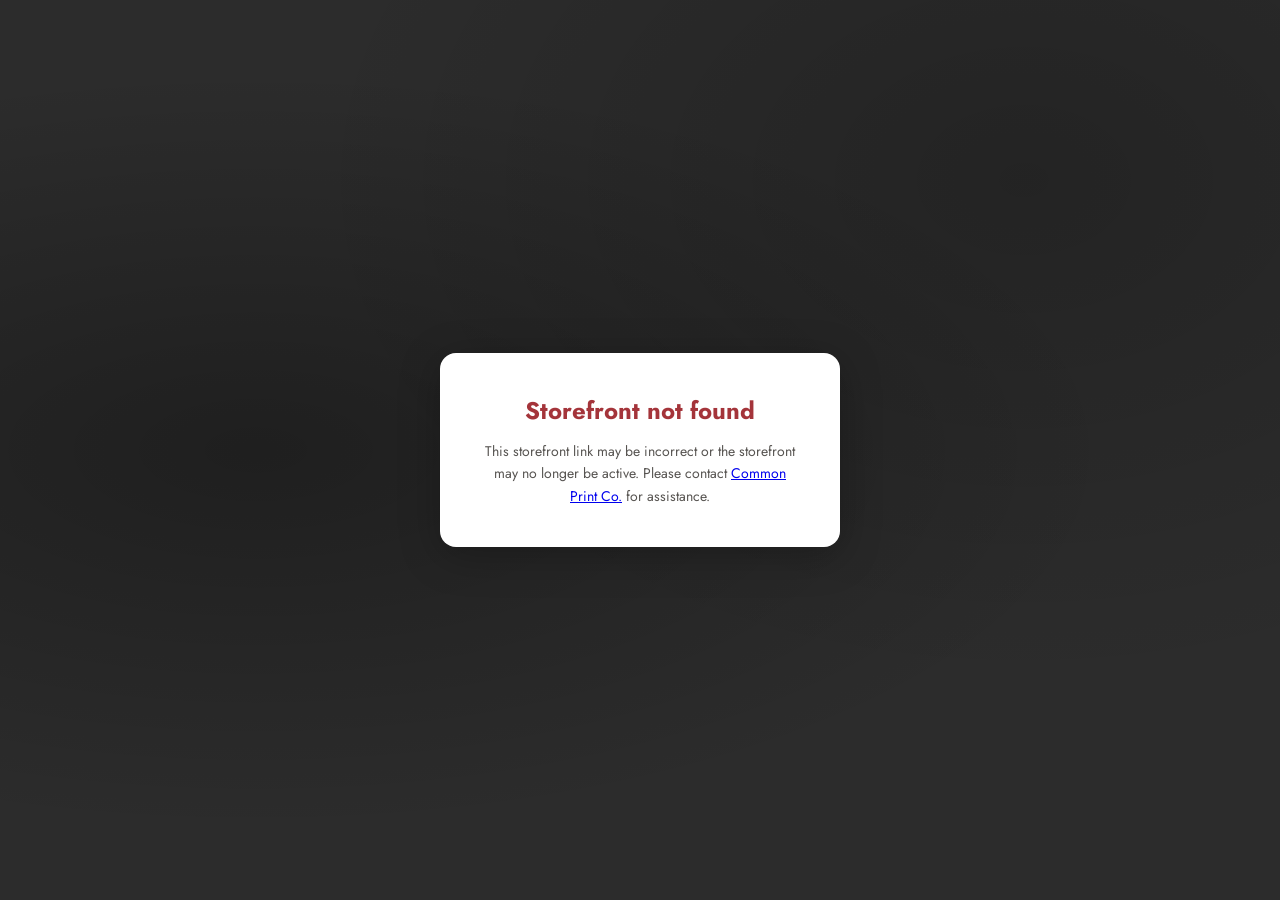
<file: store/index.html>
<!DOCTYPE html>
<html lang="en">
<head>
  <meta charset="UTF-8">
  <meta name="viewport" content="width=device-width, initial-scale=1.0">
  <title>Branded Merchandise Store</title>
  <link rel="preconnect" href="https://fonts.googleapis.com">
  <link href="https://fonts.googleapis.com/css2?family=Jost:ital,wght@0,300;0,400;0,500;0,600;0,700;1,300&display=swap" rel="stylesheet">
  <style>
    /* ── NEUTRAL DEFAULTS — overridden by storefront brand colors ── */
    :root {
      --primary:      #3a3a3a;
      --primary-dark: #1a1a1a;
      --page-bg:      #2c2c2c;
      --accent:       #888888;
      --font:         'Jost', Georgia, serif;
      --radius:       10px;
      --shadow:       0 8px 40px rgba(0,0,0,0.25);
      --ink:          #2D2926;
      --gray:         #575451;
      --mid-gray:     #888780;
      --border:       #E8DEC8;
      --card:         #FFFFFF;
      --pale:         #F8F8F8;
      --red:          #A4343A;
    }

    *, *::before, *::after { box-sizing:border-box; margin:0; padding:0; }

    body {
      font-family: var(--font);
      min-height: 100vh;
      display: flex;
      align-items: center;
      justify-content: center;
      padding: 24px 16px;
      background-color: var(--page-bg);
      background-image:
        radial-gradient(ellipse at 20% 50%, rgba(0,0,0,0.3) 0%, transparent 60%),
        radial-gradient(ellipse at 80% 20%, rgba(0,0,0,0.2) 0%, transparent 50%);
      transition: background-color .3s;
    }

    /* ── LOADING ── */
    #loading-screen {
      display:flex; flex-direction:column;
      align-items:center; gap:16px;
      color:rgba(255,255,255,0.7); font-size:14px;
    }
    .spinner {
      width:36px; height:36px;
      border:3px solid rgba(255,255,255,0.2);
      border-top-color:rgba(255,255,255,0.8);
      border-radius:50%;
      animation:spin .7s linear infinite;
    }
    @keyframes spin { to { transform:rotate(360deg); } }

    /* ── ERROR ── */
    #error-screen {
      display:none; background:var(--card);
      border-radius:16px; padding:40px;
      max-width:400px; text-align:center;
      box-shadow:var(--shadow);
    }
    #error-screen h2 { color:var(--red); margin-bottom:12px; font-family:var(--font); }
    #error-screen p  { color:var(--gray); font-size:14px; line-height:1.6; }

    /* ── MAIN CARD ── */
    #main-card { display:none; width:100%; max-width:420px; }
    .card { background:var(--card); border-radius:16px; box-shadow:var(--shadow); }

    /* ── HEADER ── */
    .card-header {
      background:var(--primary);
      padding:28px 32px 24px;
      text-align:center; position:relative;
    }
    .card-header::after {
      content:''; position:absolute;
      bottom:-1px; left:0; right:0; height:2px;
      background:linear-gradient(90deg,transparent,var(--accent),transparent);
    }
    .logo-wrap {
      width:90px; height:90px; margin:0 auto 14px;
      background:#fff; border-radius:50%;
      display:flex; align-items:center; justify-content:center;
      border:3px solid rgba(255,255,255,0.3);
      box-shadow:0 2px 16px rgba(0,0,0,0.3);
      overflow:hidden; padding:6px;
    }
    .logo-wrap img { width:100%; height:100%; object-fit:contain; }
    .logo-placeholder { font-size:40px; }
    .header-label {
      font-size:10px; font-weight:600;
      letter-spacing:.12em; text-transform:uppercase;
      color:rgba(255,255,255,0.55); margin-bottom:4px;
    }
    .header-title { font-size:17px; font-weight:600; color:#fff; line-height:1.3; }
    .header-sub   { font-size:12px; color:rgba(255,255,255,0.5); margin-top:4px; font-style:italic; }

    /* ── BODY ── */
    .card-body { padding:28px 32px 32px; }

    /* ── TABS ── */
    .tabs {
      display:flex; border:1px solid var(--border);
      border-radius:var(--radius); padding:3px; gap:3px;
      margin-bottom:24px; background:#f0ede8;
    }
    .tab-btn {
      flex:1; padding:8px; border:none;
      background:transparent; border-radius:7px;
      font-family:var(--font); font-size:13px; font-weight:500;
      color:var(--mid-gray); cursor:pointer; transition:all .18s;
    }
    .tab-btn.active {
      background:var(--primary); color:#fff;
      box-shadow:0 1px 4px rgba(0,0,0,0.2);
    }

    /* ── FIELDS ── */
    .field { margin-bottom:14px; }
    .field label {
      display:block; font-size:12px; font-weight:600;
      color:var(--gray); margin-bottom:5px; letter-spacing:.02em;
    }
    .field input {
      width:100%; padding:11px 14px;
      border:1.5px solid var(--border); border-radius:var(--radius);
      font-family:var(--font); font-size:14px; color:var(--ink);
      background:#fff; outline:none; transition:border-color .15s;
    }
    .field input:focus { border-color:var(--primary); background:#fff; }

    /* ── BUTTONS ── */
    .btn {
      width:100%; padding:13px; border:none; border-radius:var(--radius);
      font-family:var(--font); font-size:15px; font-weight:600;
      cursor:pointer; transition:all .18s;
    }
    .btn-primary { background:var(--primary); color:#fff; }
    .btn-primary:hover { background:var(--primary-dark); }
    .btn-primary:disabled { opacity:.6; cursor:not-allowed; }
    .btn-ghost {
      background:#f5f2ee; color:var(--gray);
      border:1.5px solid var(--border); padding:11px; font-size:14px;
    }
    .btn-ghost:hover { background:#eee; color:var(--ink); }

    /* ── ERRORS ── */
    .err {
      font-size:13px; color:var(--red);
      background:#FDF0F0; border:1px solid #F5C6C6;
      border-radius:var(--radius); padding:10px 13px;
      margin-bottom:12px; display:none; line-height:1.5;
    }
    .err.show { display:block; }

    /* ── STEP DOTS ── */
    .step-dots { display:flex; justify-content:center; gap:7px; margin-bottom:20px; }
    .dot { width:7px; height:7px; border-radius:50%; background:var(--border); transition:all .2s; }
    .dot.active { background:var(--primary); transform:scale(1.2); }
    .dot.done   { background:var(--accent); }

    /* ── STEPS ── */
    .step { display:none; }
    .step.active { display:block; }
    .step-hint { font-size:13px; color:var(--mid-gray); text-align:center; margin-bottom:18px; line-height:1.6; }

    /* ── LOCATION DROPDOWN ── */
    .loc-wrap { position:relative; }
    .loc-dropdown {
      position:absolute; top:calc(100% + 4px); left:0; right:0;
      background:#fff; border:1.5px solid var(--primary);
      border-radius:var(--radius);
      box-shadow:0 8px 24px rgba(0,0,0,0.12);
      max-height:210px; overflow-y:auto; z-index:999; display:none;
    }
    .loc-dropdown.open { display:block; }
    .loc-opt {
      padding:11px 14px; font-size:13px; color:var(--ink);
      cursor:pointer; border-bottom:1px solid var(--border);
      transition:background .1s; line-height:1.4;
    }
    .loc-opt:last-child { border-bottom:none; }
    .loc-opt:hover { background:#f5f5f5; color:var(--primary); font-weight:500; }

    /* ── STEP NAV ── */
    .step-nav { display:flex; gap:10px; margin-top:6px; }
    .step-nav .btn { flex:1; }
    .step-nav .btn-ghost { flex:0 0 90px; }

    /* ── POWERED BY ── */
    .powered { text-align:center; margin-top:18px; font-size:11px; color:rgba(255,255,255,0.3); }
    .powered a { color:rgba(255,255,255,0.45); text-decoration:none; }
    .powered a:hover { color:rgba(255,255,255,0.7); }

    @media (max-width:480px) {
      .card-body  { padding:22px 20px 28px; }
      .card-header{ padding:24px 20px 20px; }
    }
  </style>
</head>
<body>

  <div id="loading-screen">
    <div class="spinner"></div>
    <div>Loading…</div>
  </div>

  <div id="error-screen">
    <h2>Storefront not found</h2>
    <p>This storefront link may be incorrect or the storefront may no longer be active. Please contact <a href="mailto:hello@commonprintco.com">Common Print Co.</a> for assistance.</p>
  </div>

  <div id="main-card">
    <div class="card">
      <div class="card-header">
        <div class="logo-wrap" id="logo-wrap">
          <span class="logo-placeholder">🏪</span>
        </div>
        <div class="header-label">Branded Merchandise</div>
        <div class="header-title" id="header-title">Store</div>
        <div class="header-sub">Location Ordering Portal</div>
      </div>
      <div class="card-body">
        <div class="tabs">
          <button class="tab-btn active" id="tab-signin"   onclick="switchTab('signin')">Sign in</button>
          <button class="tab-btn"        id="tab-register" onclick="switchTab('register')">Register</button>
        </div>

        <!-- Sign In -->
        <div id="panel-signin">
          <div id="forgot-flow" style="display:none">
            <p style="font-size:14px;color:var(--gray);margin-bottom:14px;line-height:1.6">Enter your email address and we'll send you a link to reset your password.</p>
            <div class="field">
              <label>Email address</label>
              <input type="email" id="forgot-email" placeholder="you@example.com" autocomplete="email">
            </div>
            <div class="err" id="forgot-error"></div>
            <div id="forgot-success" style="display:none;font-size:13px;color:#194A4E;background:#DCE7E8;padding:10px 14px;border-radius:8px;margin-bottom:10px">
              Check your inbox — a reset link is on its way.
            </div>
            <button class="btn btn-primary" id="forgot-btn" onclick="doForgotPassword()">Send reset link</button>
            <button onclick="showForgot(false)" style="background:none;border:none;cursor:pointer;font-size:13px;color:var(--mid-gray);margin-top:10px;font-family:var(--font);display:block">← Back to sign in</button>
          </div>
          <div id="signin-flow">
            <div class="field">
              <label>Email address</label>
              <input type="email" id="si-email" placeholder="you@example.com" autocomplete="email">
            </div>
            <div class="field">
              <label>Password</label>
              <input type="password" id="si-password" placeholder="••••••••" autocomplete="current-password">
            </div>
            <div class="err" id="si-error"></div>
            <button class="btn btn-primary" id="si-btn" onclick="doSignIn()">Sign in</button>
            <button onclick="showForgot(true)" style="background:none;border:none;cursor:pointer;font-size:13px;color:var(--mid-gray);margin-top:12px;font-family:var(--font);display:block">Forgot your password?</button>
          </div>
        </div>

        <!-- Register -->
        <div id="panel-register" style="display:none">
          <div class="step-dots">
            <div class="dot active" id="dot-1"></div>
            <div class="dot"        id="dot-2"></div>
            <div class="dot"        id="dot-3"></div>
          </div>

          <div class="step active" id="step-1">
            <p class="step-hint">Enter the access code provided by your organization.</p>
            <div class="field">
              <label>Access code</label>
              <input type="text" id="reg-code" placeholder="Enter access code"
                style="text-transform:uppercase;letter-spacing:.12em;font-weight:600;font-size:15px;text-align:center"
                oninput="this.value=this.value.toUpperCase().replace(/\s/g,'')">
            </div>
            <div class="err" id="code-error"></div>
            <button class="btn btn-primary" id="code-btn" onclick="validateCode()">Continue →</button>
          </div>

          <div class="step" id="step-2">
            <p class="step-hint">Who are you and which location are you ordering for?</p>
            <div class="field">
              <label>Your name</label>
              <input type="text" id="reg-name" placeholder="First and last name" autocomplete="name">
            </div>
            <div class="field">
              <label>Your location</label>
              <div class="loc-wrap">
                <input type="text" id="reg-loc-input" placeholder="Type to search…"
                  oninput="filterLocs(this.value)" onfocus="openLocs()" autocomplete="off">
                <div class="loc-dropdown" id="loc-dropdown"></div>
              </div>
            </div>
            <div class="err" id="step2-error"></div>
            <div class="step-nav">
              <button class="btn btn-ghost" onclick="goStep(1)">← Back</button>
              <button class="btn btn-primary" onclick="validateStep2()">Continue →</button>
            </div>
          </div>

          <div class="step" id="step-3">
            <p class="step-hint">Create your login credentials.</p>
            <div class="field">
              <label>Email address</label>
              <input type="email" id="reg-email" placeholder="you@example.com" autocomplete="email">
            </div>
            <div class="field">
              <label>Password</label>
              <input type="password" id="reg-pw" placeholder="At least 8 characters" autocomplete="new-password">
            </div>
            <div class="field">
              <label>Confirm password</label>
              <input type="password" id="reg-confirm" placeholder="Re-enter password" autocomplete="new-password">
            </div>
            <div class="err" id="step3-error"></div>
            <div class="step-nav">
              <button class="btn btn-ghost" onclick="goStep(2)">← Back</button>
              <button class="btn btn-primary" id="reg-btn" onclick="doRegister()">Create account</button>
            </div>
          </div>
        </div>
      </div>
    </div>
    <div class="powered">Powered by <a href="https://commonprintco.com" target="_blank">Common Print Co.</a></div>
  </div>

<script type="module">
  import { VERSION } from '../shared/version.js';

  const WORKER_URL = 'https://storefront-api.matt-zmud.workers.dev';
  const FS_BASE    = 'https://firestore.googleapis.com/v1/projects/common-print-portal/databases/(default)/documents';

  let storefrontId  = null;
  let storefront    = null;
  let locations     = [];
  let currentStep   = 1;
  let validatedCode = null;
  let selectedLoc   = null;
  let auth          = null;

  // ── FF HELPER ─────────────────────────────────────────────────────────
  function ff(fields = {}) {
    return Object.fromEntries(Object.entries(fields).map(([k, v]) => {
      if (v.stringValue  !== undefined) return [k, v.stringValue];
      if (v.integerValue !== undefined) return [k, parseInt(v.integerValue)];
      if (v.doubleValue  !== undefined) return [k, v.doubleValue];
      if (v.booleanValue !== undefined) return [k, v.booleanValue];
      if (v.nullValue    !== undefined) return [k, null];
      if (v.arrayValue)  return [k, (v.arrayValue.values||[]).map(i => ff({_:i})._)];
      if (v.mapValue)    return [k, ff(v.mapValue.fields||{})];
      return [k, null];
    }));
  }

  async function fsGetPublic(path) {
    const res = await fetch(`${FS_BASE}/${path}`);
    if (!res.ok) return null;
    const doc = await res.json();
    return doc.fields ? { id: doc.name.split('/').pop(), ...ff(doc.fields) } : null;
  }

  async function fsListPublic(path) {
    const res = await fetch(`${FS_BASE}/${path}`);
    if (!res.ok) return [];
    const data = await res.json();
    return (data.documents || []).map(d => ({
      id: d.name.split('/').pop(), ...ff(d.fields)
    }));
  }

  async function callWorker(action, data = {}) {
    const res = await fetch(WORKER_URL, {
      method: 'POST',
      headers: { 'Content-Type': 'application/json' },
      body: JSON.stringify({ action, ...data })
    });
    return res.json();
  }

  function authError(code) {
    const map = {
      'auth/invalid-credential':   'Incorrect email or password.',
      'auth/user-not-found':       'No account found with that email.',
      'auth/wrong-password':       'Incorrect password.',
      'auth/email-already-in-use': 'An account with this email already exists.',
      'auth/weak-password':        'Password must be at least 8 characters.',
      'auth/too-many-requests':    'Too many attempts. Please try again later.',
      'auth/invalid-email':        'Please enter a valid email address.',
    };
    return map[code] || 'Something went wrong. Please try again.';
  }

  function applyBranding(sf) {
    const brand = sf.brand || {};
    const root  = document.documentElement.style;
    if (brand.nav)             root.setProperty('--nav-bg',        brand.nav);
    if (brand.primary)         root.setProperty('--primary',       brand.primary);
    if (brand['primary-dark']) root.setProperty('--primary-dark',  brand['primary-dark']);
    if (brand.accent)          root.setProperty('--accent',        brand.accent);
    if (brand.bg)              root.setProperty('--bg',            brand.bg);
    if (brand.card)            root.setProperty('--card',          brand.card);
    if (brand.border)          root.setProperty('--border',        brand.border);
  }

  // ── ALL HANDLERS DEFINED BEFORE AWAITS ───────────────────────────────
  window.switchTab = (tab) => {
    document.getElementById('panel-signin').style.display   = tab==='signin'   ? 'block' : 'none';
    document.getElementById('panel-register').style.display = tab==='register' ? 'block' : 'none';
    document.getElementById('tab-signin').classList.toggle('active',   tab==='signin');
    document.getElementById('tab-register').classList.toggle('active', tab==='register');
    document.querySelectorAll('.err').forEach(e => e.classList.remove('show'));
  };

  window.goStep = (n) => {
    document.querySelectorAll('.step').forEach((el,i) => el.classList.toggle('active', i+1===n));
    document.querySelectorAll('.dot').forEach((d,i) => {
      d.classList.toggle('active', i+1===n);
      d.classList.toggle('done',   i+1<n);
    });
    document.querySelectorAll('.err').forEach(e => e.classList.remove('show'));
    currentStep = n;
  };

  window.filterLocs = (q) => {
    const list = q.trim()
      ? locations.filter(l => l.name.toLowerCase().includes(q.toLowerCase()))
      : locations;
    renderLocs(list);
    document.getElementById('loc-dropdown').classList.add('open');
  };

  window.openLocs = () => filterLocs(document.getElementById('reg-loc-input').value);

  window.pickLoc = (id, name) => {
    selectedLoc = { id, name };
    document.getElementById('reg-loc-input').value = name;
    document.getElementById('loc-dropdown').classList.remove('open');
  };

  function renderLocs(list) {
    document.getElementById('loc-dropdown').innerHTML = list.length===0
      ? '<div class="loc-opt" style="color:var(--mid-gray)">No locations found</div>'
      : list.map(l => `
          <div class="loc-opt" onclick="pickLoc('${l.id}','${l.name.replace(/'/g,"\\'")}')">
            ${l.name}
          </div>`).join('');
  }

  document.addEventListener('click', e => {
    if (!e.target.closest('.loc-wrap'))
      document.getElementById('loc-dropdown').classList.remove('open');
  });

  window.validateCode = async () => {
    const code  = document.getElementById('reg-code').value.trim().toUpperCase();
    const errEl = document.getElementById('code-error');
    const btn   = document.getElementById('code-btn');
    errEl.classList.remove('show');
    if (!code) { errEl.textContent='Please enter your access code.'; errEl.classList.add('show'); return; }
    btn.disabled=true; btn.textContent='Checking…';
    try {
      const res = await callWorker('validate_code', { code, storefrontId });
      if (!res.valid) {
        errEl.textContent = res.error || 'Invalid access code. Please check with your organization.';
        errEl.classList.add('show');
      } else {
        validatedCode = { codeId: res.codeId, codeLabel: res.codeLabel };
        goStep(2);
      }
    } catch { errEl.textContent='Unable to verify. Please try again.'; errEl.classList.add('show'); }
    btn.disabled=false; btn.textContent='Continue →';
  };

  window.validateStep2 = () => {
    const name  = document.getElementById('reg-name').value.trim();
    const errEl = document.getElementById('step2-error');
    errEl.classList.remove('show');
    if (!name)        { errEl.textContent='Please enter your name.';      errEl.classList.add('show'); return; }
    if (!selectedLoc) { errEl.textContent='Please select your location.'; errEl.classList.add('show'); return; }
    goStep(3);
  };

  window.showForgot = (show) => {
    document.getElementById('forgot-flow').style.display   = show ? 'block' : 'none';
    document.getElementById('signin-flow').style.display   = show ? 'none'  : 'block';
    document.getElementById('forgot-error').classList.remove('show');
    document.getElementById('forgot-success').style.display = 'none';
    document.getElementById('forgot-email').value = '';
  };

  window.doForgotPassword = async () => {
    const email  = document.getElementById('forgot-email').value.trim();
    const errEl  = document.getElementById('forgot-error');
    const sucEl  = document.getElementById('forgot-success');
    const btn    = document.getElementById('forgot-btn');
    errEl.classList.remove('show');
    sucEl.style.display = 'none';
    if (!email) { errEl.textContent = 'Please enter your email address.'; errEl.classList.add('show'); return; }
    btn.disabled = true; btn.textContent = 'Sending…';
    try {
      await callWorker('send_password_reset', {
        email,
        storefrontName: storefront?.name || 'Store',
        storefrontId,
      });
      sucEl.style.display = 'block';
      btn.textContent = 'Sent!';
    } catch(e) {
      errEl.textContent = 'Something went wrong. Please try again.';
      errEl.classList.add('show');
      btn.disabled = false; btn.textContent = 'Send reset link';
    }
  };

  window.doSignIn = async () => {
    const email = document.getElementById('si-email').value.trim();
    const pw    = document.getElementById('si-password').value;
    const errEl = document.getElementById('si-error');
    const btn   = document.getElementById('si-btn');
    errEl.classList.remove('show');
    if (!email||!pw) { errEl.textContent='Please enter your email and password.'; errEl.classList.add('show'); return; }
    btn.disabled=true; btn.textContent='Signing in…';
    try {
      const { signInWithEmailAndPassword } = await import('https://www.gstatic.com/firebasejs/10.12.0/firebase-auth.js');
      const cred = await signInWithEmailAndPassword(auth, email, pw);
      callWorker('update_last_login', { uid: cred.user.uid }).catch(()=>{});
      window.location.href = `catalog.html?s=${storefrontId}`;
    } catch(e) {
      errEl.textContent = authError(e.code);
      errEl.classList.add('show');
      btn.disabled=false; btn.textContent='Sign in';
    }
  };

  window.doRegister = async () => {
    const name    = document.getElementById('reg-name').value.trim();
    const email   = document.getElementById('reg-email').value.trim();
    const pw      = document.getElementById('reg-pw').value;
    const confirm = document.getElementById('reg-confirm').value;
    const errEl   = document.getElementById('step3-error');
    const btn     = document.getElementById('reg-btn');
    errEl.classList.remove('show');
    if (!email)        { errEl.textContent='Please enter your email address.';        errEl.classList.add('show'); return; }
    if (pw.length < 8) { errEl.textContent='Password must be at least 8 characters.'; errEl.classList.add('show'); return; }
    if (pw !== confirm){ errEl.textContent="Passwords don't match.";                   errEl.classList.add('show'); return; }
    btn.disabled=true; btn.textContent='Creating account…';
    try {
      // Step 1: Create Firebase Auth account
      const { createUserWithEmailAndPassword } = await import('https://www.gstatic.com/firebasejs/10.12.0/firebase-auth.js');
      const cred = await createUserWithEmailAndPassword(auth, email, pw);

      // Step 2: Save profile — do not redirect until this succeeds
      const workerRes = await callWorker('register_storefront_user', {
        uid: cred.user.uid, email, name,
        locationId:      selectedLoc.id,
        locationName:    selectedLoc.name,
        storefrontId,
        accessCodeId:    validatedCode.codeId,
        accessCodeLabel: validatedCode.codeLabel,
      });
      if (!workerRes.ok) throw new Error('Profile save failed — please contact Common Print Co.');

      // Step 3: Redirect
      window.location.href = `catalog.html?s=${storefrontId}`;
    } catch(e) {
      errEl.textContent = (e.code ? authError(e.code) : e.message) || 'Registration failed. Please try again.';
      errEl.classList.add('show');
      btn.disabled=false; btn.textContent='Create account';
    }
  };

  document.addEventListener('keydown', e => {
    if (e.key !== 'Enter') return;
    const signinVisible = document.getElementById('panel-signin').style.display !== 'none';
    if (signinVisible)        doSignIn();
    else if (currentStep===1) validateCode();
    else if (currentStep===2) validateStep2();
    else if (currentStep===3) doRegister();
  });

  // ── INIT ─────────────────────────────────────────────────────────────
  try {
    const params = new URLSearchParams(window.location.search);
    storefrontId = params.get('s');
    if (!storefrontId) throw new Error('No storefront specified');

    // Load storefront (public read)
    storefront = await fsGetPublic(`storefronts/${storefrontId}`);
    if (!storefront || storefront.active === false) throw new Error('Storefront not found');

    // Load locations (public read)
    const locDocs = await fsListPublic(`storefronts/${storefrontId}/locations`);
    locations = locDocs
      .filter(l => l.active !== false)
      .sort((a, b) => (a.name||'').localeCompare(b.name||''));
    locations.push({ id: 'other', name: 'Other / Not listed' });

    // Init Firebase Auth with session-only persistence so it doesn't
    // share login state with the admin portal in the same browser
    const config = await callWorker('get_config');
    const { initializeApp, getApps, getApp } = await import('https://www.gstatic.com/firebasejs/10.12.0/firebase-app.js');
    const { getAuth, onAuthStateChanged, browserSessionPersistence, setPersistence } =
      await import('https://www.gstatic.com/firebasejs/10.12.0/firebase-auth.js');

    const appName = `storefront-${storefrontId}`;
    const app = getApps().find(a => a.name === appName) || initializeApp(config, appName);
    auth = getAuth(app);

    // Use session persistence — storefront login is independent of portal login
    await setPersistence(auth, browserSessionPersistence);

    // Redirect if already logged into the storefront this session
    await new Promise(resolve => {
      const unsub = onAuthStateChanged(auth, user => {
        unsub();
        if (user) { window.location.href = `catalog.html?s=${storefrontId}`; }
        else resolve();
      });
    });

    // Apply branding
    applyBranding(storefront);
    document.title = storefront.name || 'Branded Merchandise';
    document.getElementById('header-title').textContent = storefront.name || 'Branded Store';

    if (storefront.logoUrl) {
      document.getElementById('logo-wrap').innerHTML =
        `<img src="${storefront.logoUrl}" alt="${storefront.name || 'Logo'}">`;
    }

    // Show page
    document.getElementById('loading-screen').style.display = 'none';
    document.getElementById('main-card').style.display      = 'block';

  } catch(e) {
    console.error('Init error:', e.message);
    document.getElementById('loading-screen').style.display = 'none';
    document.getElementById('error-screen').style.display   = 'block';
  }
</script>
</body>
</html>
</file>
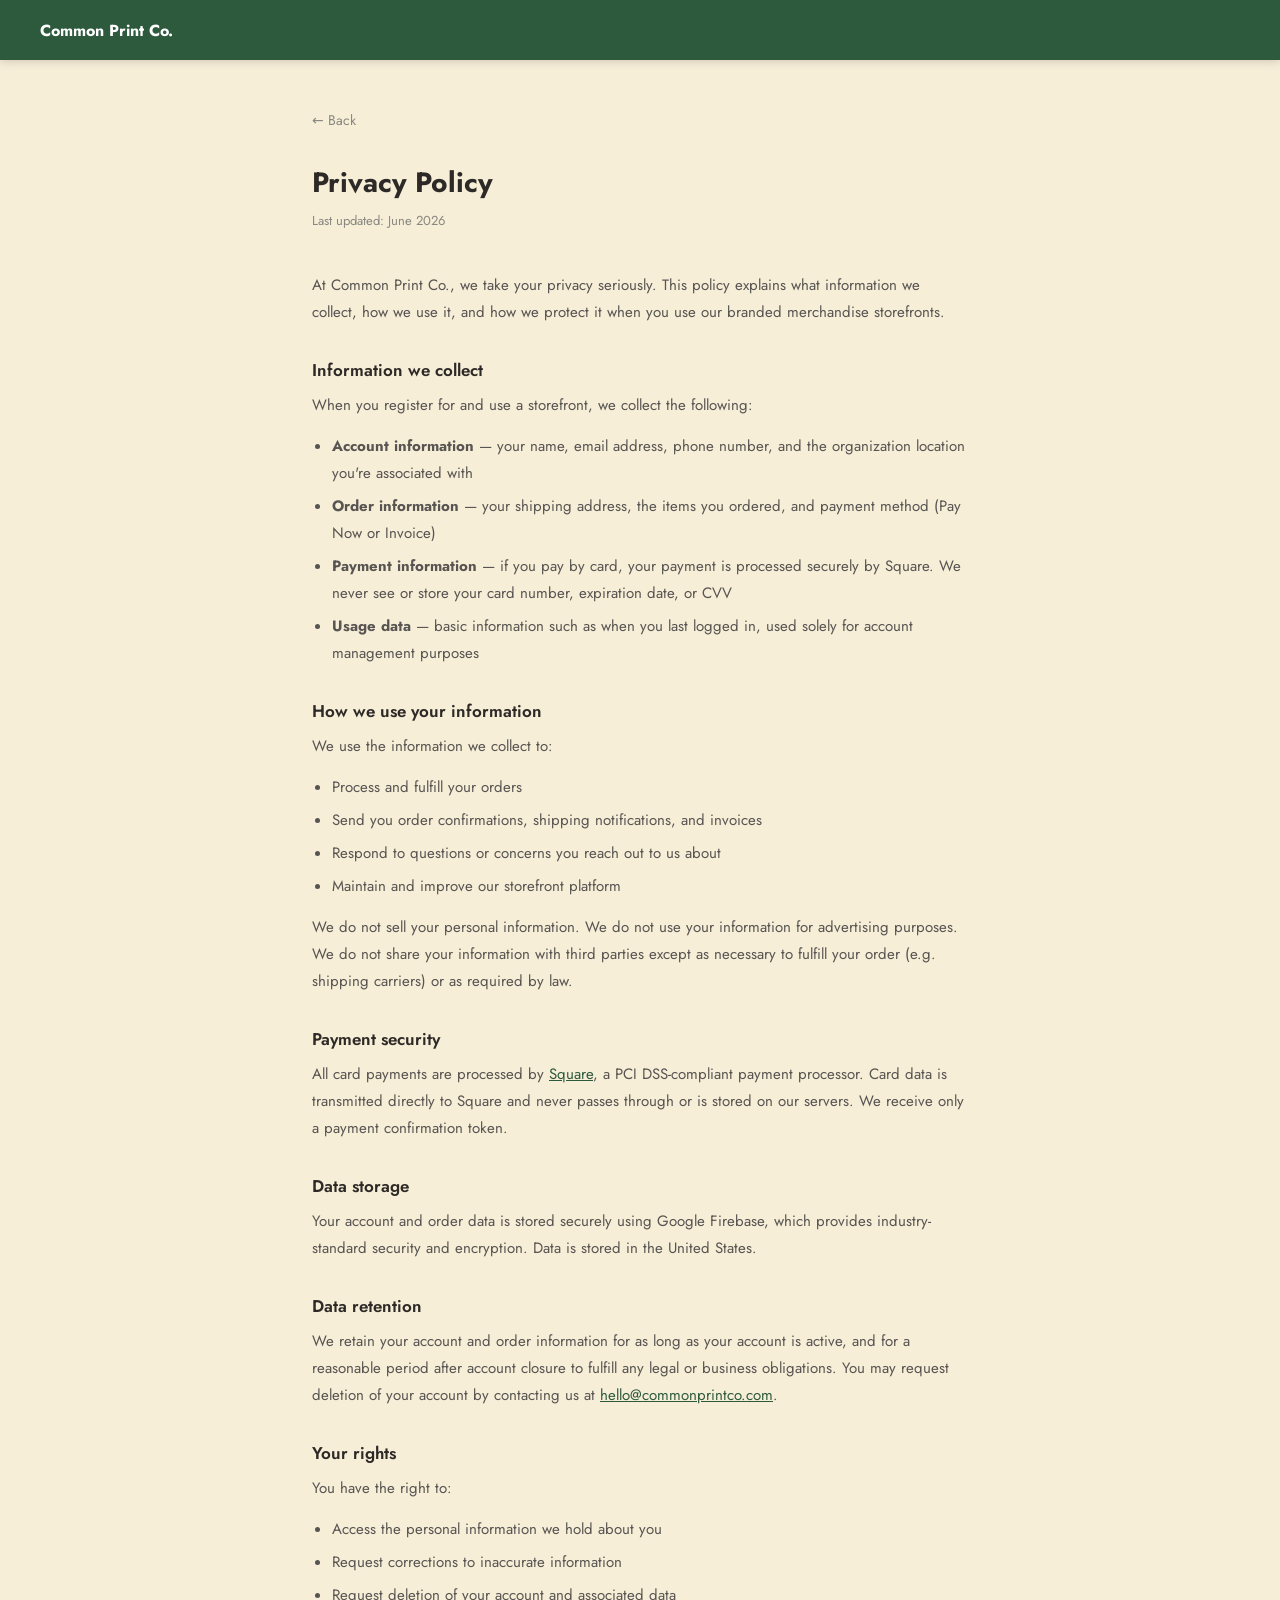
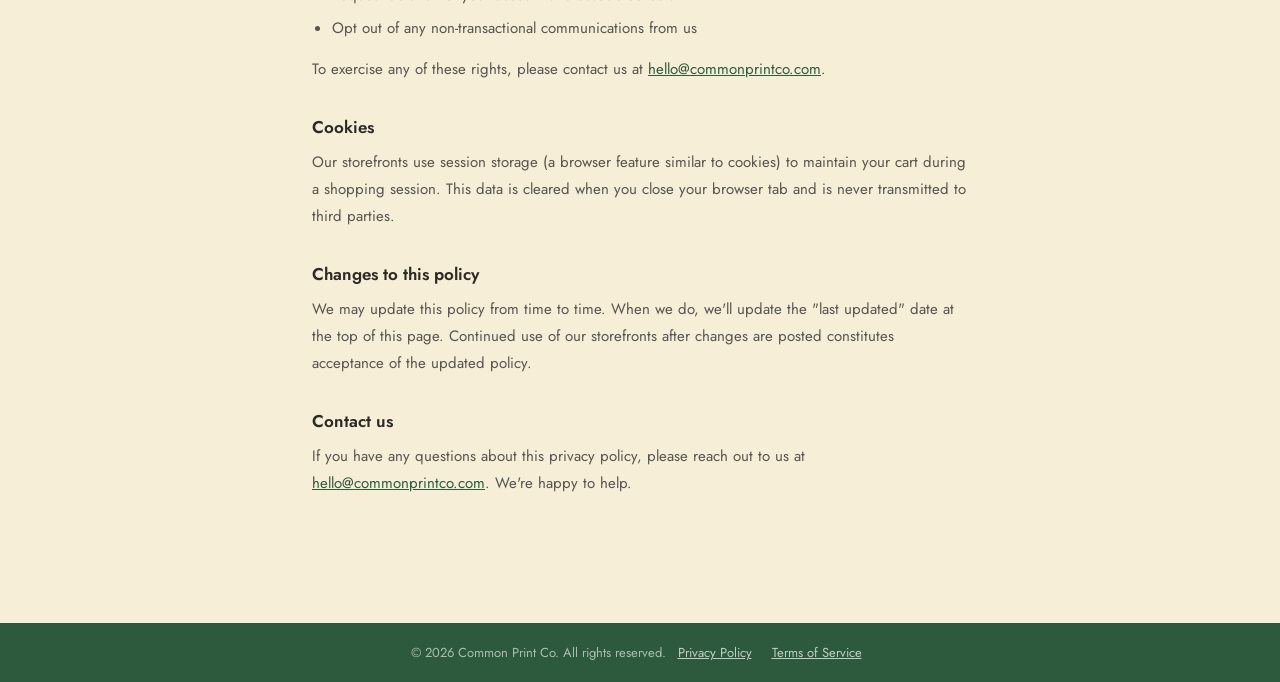
<file: store/privacy.html>
<!DOCTYPE html>
<html lang="en">
<head>
  <meta charset="UTF-8">
  <meta name="viewport" content="width=device-width, initial-scale=1.0">
  <title>Privacy Policy — Common Print Co.</title>
  <link rel="preconnect" href="https://fonts.googleapis.com">
  <link href="https://fonts.googleapis.com/css2?family=Jost:ital,wght@0,300;0,400;0,500;0,600;0,700;1,300&display=swap" rel="stylesheet">
  <style>
    :root {
      --green:      #2D5A3D;
      --green-dark: #1e3d29;
      --ink:        #2D2926;
      --gray:       #575451;
      --mid-gray:   #888780;
      --border:     #E8DEC8;
      --bg:         #F7EED8;
      --card:       #FFFFFF;
      --font:       'Jost', system-ui, sans-serif;
      --radius:     10px;
    }
    *, *::before, *::after { box-sizing:border-box; margin:0; padding:0; }
    body { font-family:var(--font); background:var(--bg); color:var(--ink); min-height:100vh; }

    header {
      background:var(--green); padding:0 40px;
      display:flex; align-items:center; height:60px;
      box-shadow:0 2px 8px rgba(0,0,0,0.15);
    }
    .logo-link { display:flex; align-items:center; gap:10px; text-decoration:none; }
    .logo-text  { font-size:16px; font-weight:700; color:#fff; }

    main { max-width:720px; margin:0 auto; padding:48px 32px; }

    h1 { font-size:28px; font-weight:700; color:var(--ink); margin-bottom:6px; }
    .last-updated { font-size:13px; color:var(--mid-gray); margin-bottom:40px; }

    h2 { font-size:17px; font-weight:600; color:var(--ink); margin:32px 0 10px; }
    p  { font-size:15px; color:var(--gray); line-height:1.8; margin-bottom:14px; }
    ul { padding-left:20px; margin-bottom:14px; }
    li { font-size:15px; color:var(--gray); line-height:1.8; margin-bottom:6px; }
    a  { color:var(--green); }
    a:hover { color:var(--green-dark); }

    .back-link {
      display:inline-flex; align-items:center; gap:6px;
      font-size:14px; color:var(--mid-gray); text-decoration:none;
      margin-bottom:32px; transition:color .15s;
    }
    .back-link:hover { color:var(--green); }

    footer {
      background:var(--green); color:rgba(255,255,255,0.6);
      text-align:center; padding:20px 32px; font-size:13px; margin-top:64px;
    }
    footer a { color:rgba(255,255,255,0.7); margin:0 8px; }
    footer a:hover { color:#fff; }
  </style>
</head>
<body>

<header>
  <a class="logo-link" href="https://commonprintco.com">
    <span class="logo-text">Common Print Co.</span>
  </a>
</header>

<main>
  <a class="back-link" href="javascript:history.back()">← Back</a>
  <h1>Privacy Policy</h1>
  <p class="last-updated">Last updated: June 2026</p>

  <p>At Common Print Co., we take your privacy seriously. This policy explains what information we collect, how we use it, and how we protect it when you use our branded merchandise storefronts.</p>

  <h2>Information we collect</h2>
  <p>When you register for and use a storefront, we collect the following:</p>
  <ul>
    <li><strong>Account information</strong> — your name, email address, phone number, and the organization location you're associated with</li>
    <li><strong>Order information</strong> — your shipping address, the items you ordered, and payment method (Pay Now or Invoice)</li>
    <li><strong>Payment information</strong> — if you pay by card, your payment is processed securely by Square. We never see or store your card number, expiration date, or CVV</li>
    <li><strong>Usage data</strong> — basic information such as when you last logged in, used solely for account management purposes</li>
  </ul>

  <h2>How we use your information</h2>
  <p>We use the information we collect to:</p>
  <ul>
    <li>Process and fulfill your orders</li>
    <li>Send you order confirmations, shipping notifications, and invoices</li>
    <li>Respond to questions or concerns you reach out to us about</li>
    <li>Maintain and improve our storefront platform</li>
  </ul>
  <p>We do not sell your personal information. We do not use your information for advertising purposes. We do not share your information with third parties except as necessary to fulfill your order (e.g. shipping carriers) or as required by law.</p>

  <h2>Payment security</h2>
  <p>All card payments are processed by <a href="https://squareup.com" target="_blank">Square</a>, a PCI DSS-compliant payment processor. Card data is transmitted directly to Square and never passes through or is stored on our servers. We receive only a payment confirmation token.</p>

  <h2>Data storage</h2>
  <p>Your account and order data is stored securely using Google Firebase, which provides industry-standard security and encryption. Data is stored in the United States.</p>

  <h2>Data retention</h2>
  <p>We retain your account and order information for as long as your account is active, and for a reasonable period after account closure to fulfill any legal or business obligations. You may request deletion of your account by contacting us at <a href="mailto:hello@commonprintco.com">hello@commonprintco.com</a>.</p>

  <h2>Your rights</h2>
  <p>You have the right to:</p>
  <ul>
    <li>Access the personal information we hold about you</li>
    <li>Request corrections to inaccurate information</li>
    <li>Request deletion of your account and associated data</li>
    <li>Opt out of any non-transactional communications from us</li>
  </ul>
  <p>To exercise any of these rights, please contact us at <a href="mailto:hello@commonprintco.com">hello@commonprintco.com</a>.</p>

  <h2>Cookies</h2>
  <p>Our storefronts use session storage (a browser feature similar to cookies) to maintain your cart during a shopping session. This data is cleared when you close your browser tab and is never transmitted to third parties.</p>

  <h2>Changes to this policy</h2>
  <p>We may update this policy from time to time. When we do, we'll update the "last updated" date at the top of this page. Continued use of our storefronts after changes are posted constitutes acceptance of the updated policy.</p>

  <h2>Contact us</h2>
  <p>If you have any questions about this privacy policy, please reach out to us at <a href="mailto:hello@commonprintco.com">hello@commonprintco.com</a>. We're happy to help.</p>
</main>

<footer>
  <span>© 2026 Common Print Co. All rights reserved.</span>
  <a href="privacy.html">Privacy Policy</a>
  <a href="terms.html">Terms of Service</a>
</footer>

</body>
</html>
</file>
